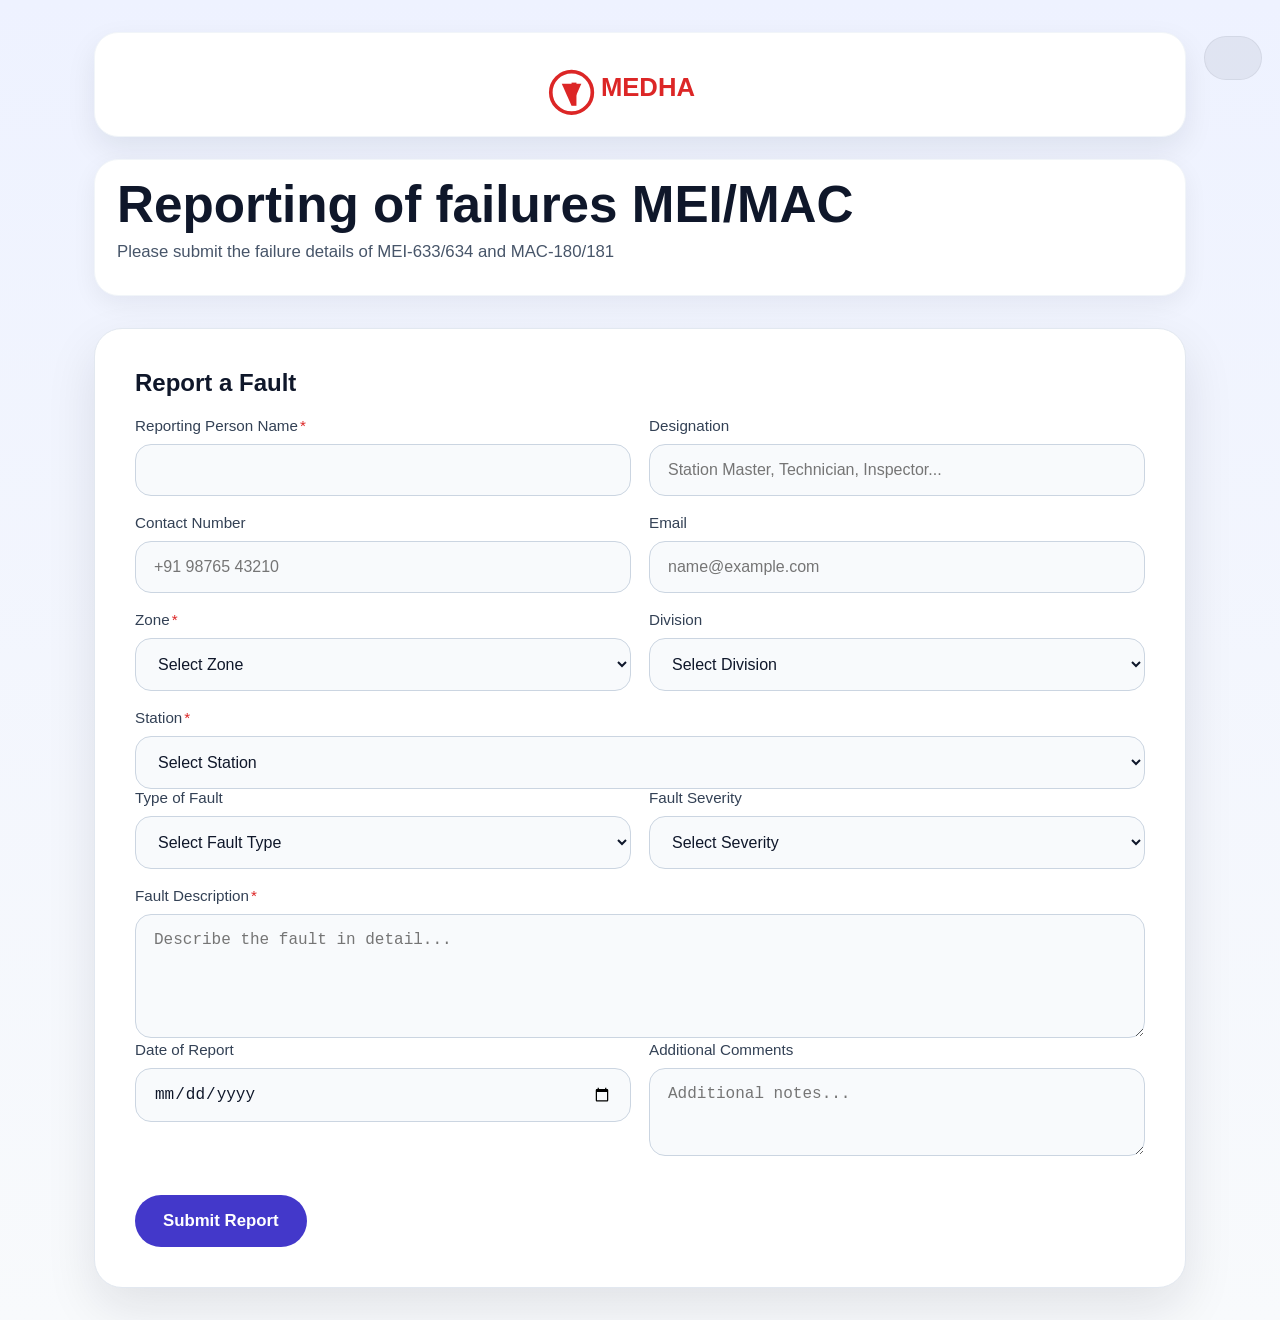
<file: index.html>
<!doctype html>
<html lang="en">
<head>
  <meta charset="UTF-8" />
  <meta name="viewport" content="width=device-width, initial-scale=1.0" />
  <title>Medha product failure/fault reporting</title>
  <link rel="stylesheet" href="styles.css" />
</head>
<body>
  <div class="page-shell">
    <header>
      <div class="brand-banner">
        <div class="logo-wrapper">
          <img src="medha-logo.svg" alt="Medha logo" class="header-logo" />
        </div>
      </div>
      <div class="header-copy">
        <h1>Reporting of failures MEI/MAC</h1>
        <p>Please submit the failure details of MEI-633/634 and MAC-180/181</p>
      </div>
    </header>

    <button id="admin-menu-button" class="admin-button" aria-label="Admin menu">
      <span class="dot"></span>
      <span class="dot"></span>
      <span class="dot"></span>
    </button>

    <main>
      <form id="report-form" class="card">
        <h2>Report a Fault</h2>

        <div class="grid-group">
          <label>Reporting Person Name<span>*</span>
            <input type="text" name="reportingName" required />
          </label>
          <label>Designation
            <input type="text" name="designation" placeholder="Station Master, Technician, Inspector..." />
          </label>
        </div>

        <div class="grid-group">
          <label>Contact Number
            <input type="tel" name="contactNumber" placeholder="+91 98765 43210" />
          </label>
          <label>Email
            <input type="email" name="email" placeholder="name@example.com" />
          </label>
        </div>

        <div class="grid-group">
          <label>Zone<span>*</span>
            <select id="zone" name="zone" required>
              <option value="">Select Zone</option>
            </select>
          </label>
          <label>Division
            <select id="division" name="division">
              <option value="">Select Division</option>
            </select>
          </label>
        </div>

        <label>Station<span>*</span>
          <select id="station" name="station" required>
            <option value="">Select Station</option>
          </select>
        </label>

        <div class="grid-group">
          <label>Type of Fault
            <select name="faultType">
              <option value="">Select Fault Type</option>
              <option value="Track">Track</option>
              <option value="Signaling">Signaling</option>
              <option value="Electrical">Electrical</option>
              <option value="Rolling Stock">Rolling Stock</option>
              <option value="Communication">Communication</option>
              <option value="Other">Other</option>
            </select>
          </label>
          <label>Fault Severity
            <select name="severity">
              <option value="">Select Severity</option>
              <option value="High">High</option>
              <option value="Medium">Medium</option>
              <option value="Low">Low</option>
            </select>
          </label>
        </div>

        <label>Fault Description<span>*</span>
          <textarea name="description" rows="5" required placeholder="Describe the fault in detail..."></textarea>
        </label>

        <div class="grid-group">
          <label>Date of Report
            <input type="date" name="reportDate" />
          </label>
          <label>Additional Comments
            <textarea name="additionalComments" rows="3" placeholder="Additional notes..."></textarea>
          </label>
        </div>

        <button type="submit">Submit Report</button>
        <div id="message" class="message"></div>
      </form>
    </main>
  </div>

  <div id="admin-modal" class="modal hidden" aria-hidden="true">
    <div class="modal-backdrop"></div>
    <div class="modal-panel">
      <button id="admin-modal-close" class="modal-close" aria-label="Close">&times;</button>
      <h3>Admin Login</h3>
      <form id="admin-inline-form">
        <label>User ID
          <input type="text" name="adminUser" required />
        </label>
        <label>Password
          <input type="password" name="adminPass" required />
        </label>
        <div class="form-actions">
          <button type="submit">Login</button>
        </div>
        <p class="hint">Default: <strong>ADMIN</strong> / <strong>Medha9167</strong></p>
      </form>
    </div>
  </div>

  <script src="script.js"></script>
</body>
</html>
</file>
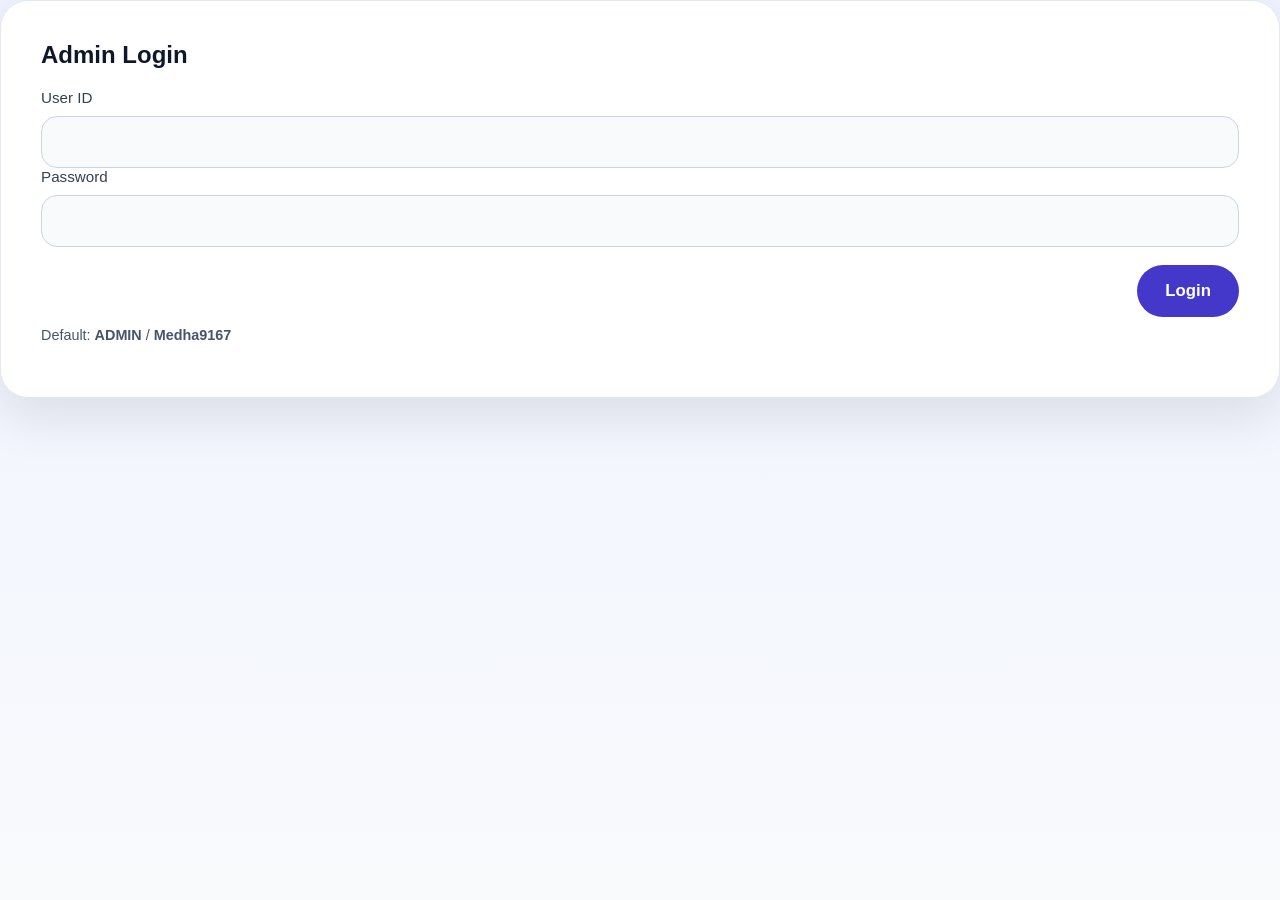
<file: admin-responses.html>
<!doctype html>
<html lang="en">
  <head>
    <meta charset="utf-8" />
    <meta name="viewport" content="width=device-width,initial-scale=1" />
    <title>Admin — Responses</title>
    <link rel="stylesheet" href="styles.css" />
  </head>
  <body>
    <main class="page-shell">
      <header>
        <div class="header-top-row">
          <h1>Saved Responses</h1>
          <button id="logout" class="button-secondary">Logout</button>
        </div>
      </header>
      <section class="card">
        <div id="status" class="message"></div>
        <table id="responses-table">
          <thead>
            <tr id="responses-head"></tr>
          </thead>
          <tbody id="responses-body"></tbody>
        </table>
      </section>
    </main>

    <script src="admin-responses.js"></script>
  </body>
</html>
</file>
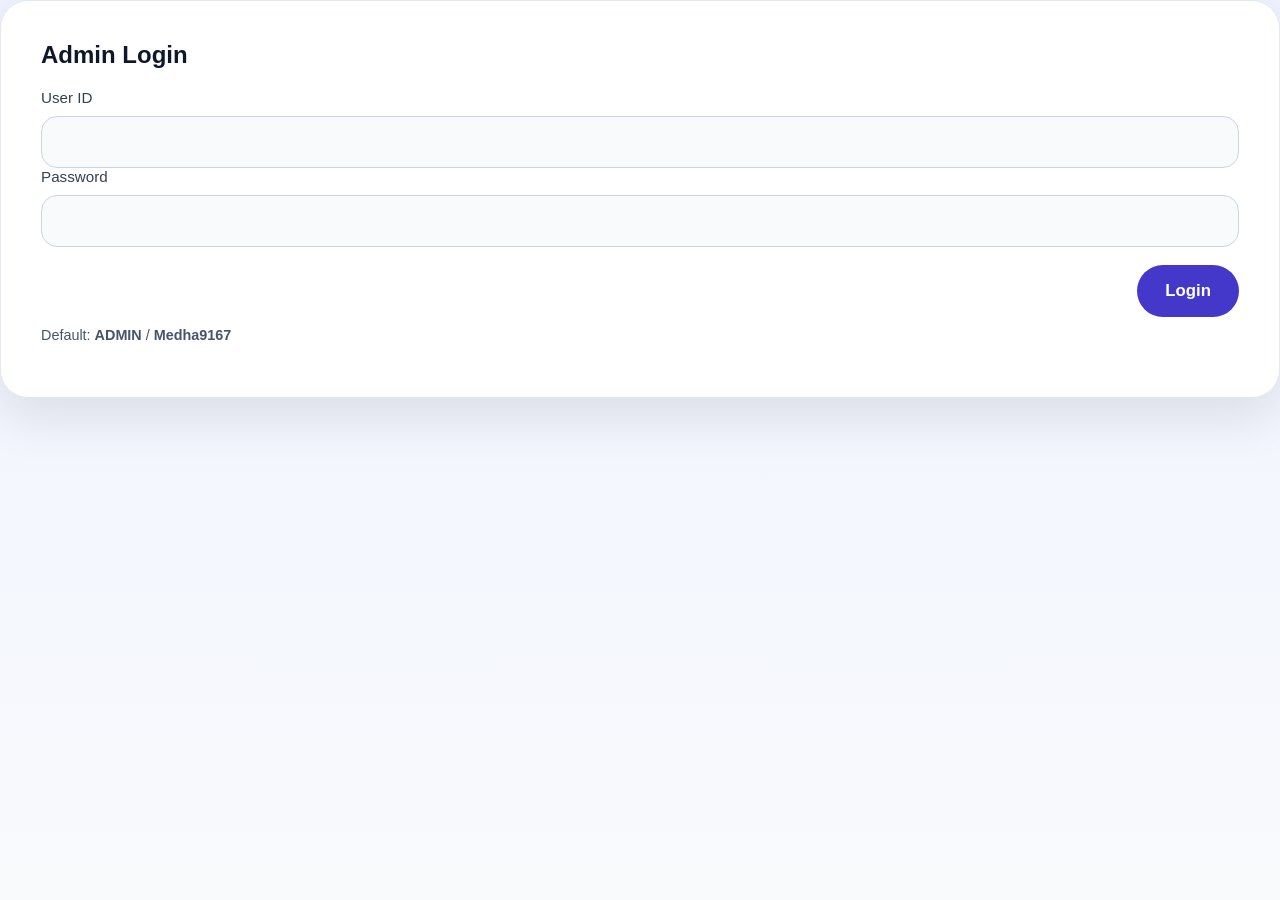
<file: admin.html>
<!doctype html>
<html lang="en">
  <head>
    <meta charset="utf-8" />
    <meta name="viewport" content="width=device-width,initial-scale=1" />
    <title>Medha Admin Login</title>
    <link rel="stylesheet" href="styles.css" />
  </head>
  <body>
    <main class="center-card">
      <form id="admin-login-form" class="card">
        <h2>Admin Login</h2>
        <label>User ID
          <input type="text" name="adminUser" required autocomplete="username" />
        </label>
        <label>Password
          <input type="password" name="adminPass" required autocomplete="current-password" />
        </label>
        <div class="form-actions">
          <button type="submit">Login</button>
        </div>
        <p class="hint">Default: <strong>ADMIN</strong> / <strong>Medha9167</strong></p>
      </form>
    </main>

    <script src="admin.js"></script>
  </body>
</html>
</file>
<file: styles.css>
* {
  box-sizing: border-box;
}

body {
  margin: 0;
  min-height: 100vh;
  font-family: Inter, Arial, sans-serif;
  background: linear-gradient(180deg, #eef2ff 0%, #f8fafc 100%);
  color: #0f172a;
}

.page-shell {
  max-width: 1140px;
  margin: 0 auto;
  padding: 32px 24px;
}

header {
  margin-bottom: 32px;
}

.brand-banner {
  background: #ffffff;
  border-radius: 24px;
  border: 1px solid #f1f5f9;
  padding: 24px 24px 18px;
  display: flex;
  justify-content: center;
  align-items: center;
  box-shadow: 0 12px 30px rgba(15, 23, 42, 0.08);
}

.logo-wrapper {
  display: flex;
  justify-content: center;
  align-items: center;
}

.header-logo {
  width: 220px;
  max-width: 100%;
  display: block;
}

.header-copy {
  margin-top: 22px;
  padding: 18px 22px 16px;
  background: #ffffff;
  border-radius: 24px;
  border: 1px solid #f1f5f9;
  box-shadow: 0 8px 24px rgba(15, 23, 42, 0.06);
}

.header-copy h1 {
  margin: 0;
  font-size: clamp(2.5rem, 4vw, 3.4rem);
  line-height: 1.05;
}

.header-copy p {
  margin-top: 10px;
  color: #475569;
  max-width: 840px;
  font-size: 1.05rem;
}

.brand-heading,
.header-top-row,
.brand-name {
  display: none;
}

.card {
  background: #ffffff;
  border: 1px solid #e2e8f0;
  border-radius: 28px;
  padding: 40px;
  box-shadow: 0 20px 50px rgba(15, 23, 42, 0.1);
}

.card h2 {
  margin-top: 0;
  font-size: 1.5rem;
}

.grid-group {
  display: grid;
  grid-template-columns: 1fr 1fr;
  gap: 18px;
  margin-bottom: 18px;
}

label {
  display: block;
  font-size: 0.95rem;
  color: #334155;
}

label span {
  color: #dc2626;
  margin-left: 2px;
}

input,
select,
textarea {
  width: 100%;
  margin-top: 10px;
  padding: 16px 18px;
  border-radius: 16px;
  border: 1px solid #cbd5e1;
  background: #f8fafc;
  font-size: 1rem;
  color: #0f172a;
}

textarea {
  resize: vertical;
}

button {
  margin-top: 18px;
  padding: 16px 28px;
  border: none;
  border-radius: 999px;
  background: #4338ca;
  color: #ffffff;
  cursor: pointer;
  font-size: 1.05rem;
  font-weight: 700;
  transition: background 0.2s ease;
}

button:hover {
  background: #312e81;
}

.message {
  margin-top: 16px;
  padding: 14px 16px;
  border-radius: 14px;
  display: none;
}

.message.show {
  display: block;
}

.message.success {
  background: #ecfdf5;
  color: #166534;
  border: 1px solid #bbf7d0;
}

.message.error {
  background: #fef2f2;
  color: #991b1b;
  border: 1px solid #fecaca;
}

.admin-button {
  position: fixed;
  top: 18px;
  right: 18px;
  width: 44px;
  height: 44px;
  border-radius: 999px;
  background: rgba(15,23,42,0.06);
  display: flex;
  align-items: center;
  justify-content: center;
  cursor: pointer;
  border: 1px solid rgba(15,23,42,0.06);
  z-index: 999;
}

.admin-button .dot {
  width: 6px;
  height: 6px;
  background: #0f172a;
  border-radius: 50%;
  margin: 0 2px;
}

.modal {
  position: fixed;
  inset: 0;
  display: flex;
  align-items: center;
  justify-content: center;
  z-index: 1000;
}

.modal-backdrop {
  position: absolute;
  inset: 0;
  background: rgba(2,6,23,0.6);
}

.modal-panel {
  position: relative;
  width: 380px;
  background: #fff;
  border-radius: 12px;
  padding: 20px;
  box-shadow: 0 12px 40px rgba(2,6,23,0.3);
  z-index: 1001;
}

.modal-close {
  position: absolute;
  right: 12px;
  top: 8px;
  background: transparent;
  border: none;
  font-size: 20px;
  cursor: pointer;
}

.hidden { display: none !important; }

.form-actions {
  text-align: right;
}

.hint {
  font-size: 0.9rem;
  color: #475569;
  margin-top: 10px;
}

@media (max-width: 760px) {
  .grid-group {
    grid-template-columns: 1fr;
  }
}
</file>
